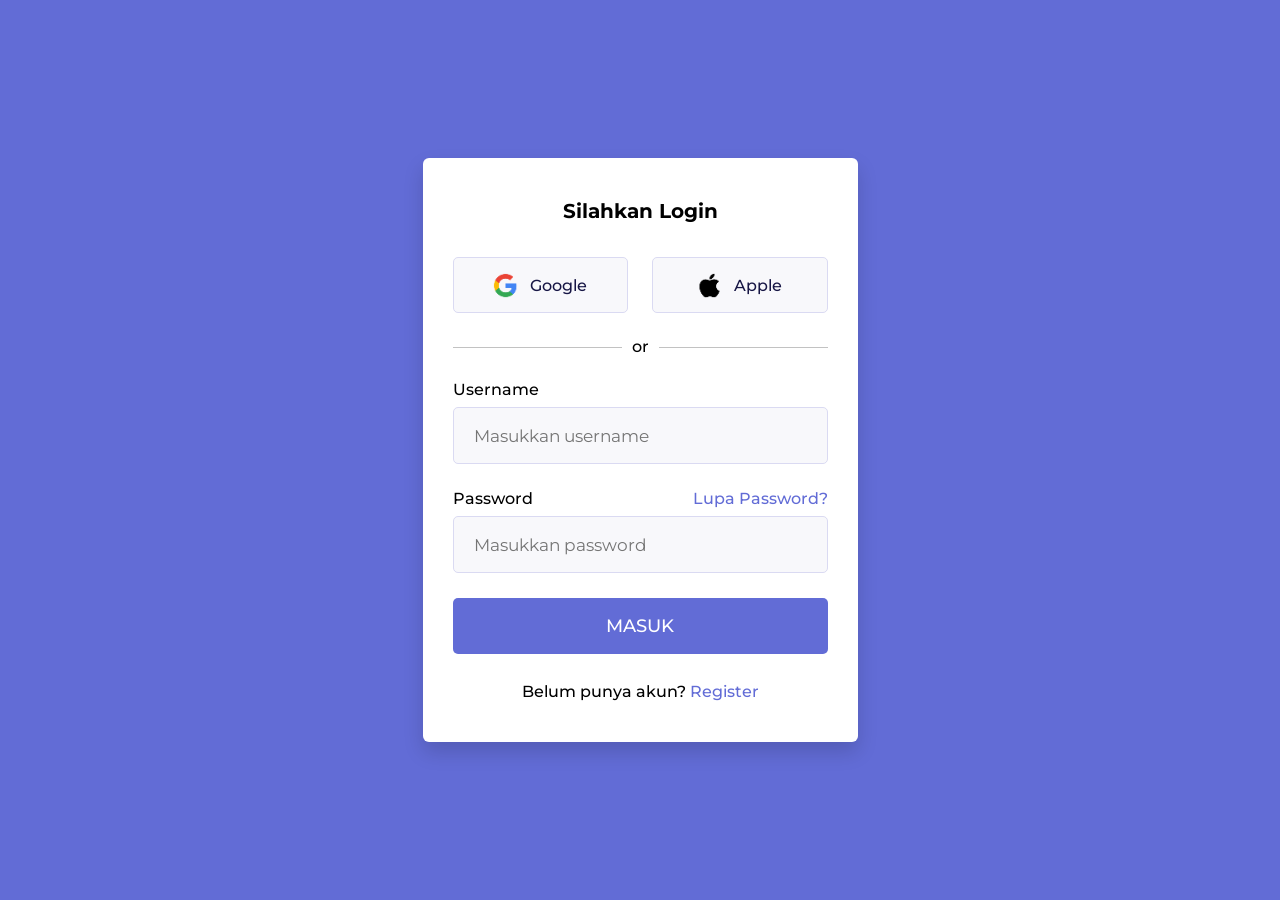
<file: login/index.html>
<!DOCTYPE html>
<!-- Source Codes By CodingNepal - www.codingnepalweb.com -->
<html lang="en">
<head>
  <meta charset="UTF-8" />
  <meta name="viewport" content="width=device-width, initial-scale=1.0" />
  <title>Login Form in HTML and CSS | CodingNepal</title>
  <link rel="stylesheet" href="style.css" />
</head>
<body>
  <div class="login_form">
    <!-- Login form container -->
    <form id="loginForm" action="#">
      <h3>Silahkan Login</h3>

      <div class="login_option">
        <!-- Google button -->
        <div class="option">
          <a href="#">
            <img src="logos/google.png" alt="Google" />
            <span>Google</span>
          </a>
        </div>

        <!-- Apple button -->
        <div class="option">
          <a href="#">
            <img src="logos/apple.png" alt="Apple" />
            <span>Apple</span>
          </a>
        </div>
      </div>

      <!-- Login option separator -->
      <p class="separator">
        <span>or</span>
      </p>

      <!-- Email input box -->
      <div class="input_box">
        <label for="username">Username</label>
        <input type="username" id="username" placeholder="Masukkan username" required />
      </div>

      <!-- Paswwrod input box -->
      <div class="input_box">
        <div class="password_title">
          <label for="password">Password</label>
          <a href="#">Lupa Password?</a>
        </div>

        <input type="password" id="password" placeholder="Masukkan password" required />
      </div>

       <!-- Login button -->
      <button type="submit">Masuk</button>

      <p class="sign_up">Belum punya akun? <a href="register.html">Register</a></p>
    </form>
  </div>
    <div id="alertBox" class="alert" style="display:none;"></div>
  
<script src="js/login.js"></script>
</body>
</html>
</file>
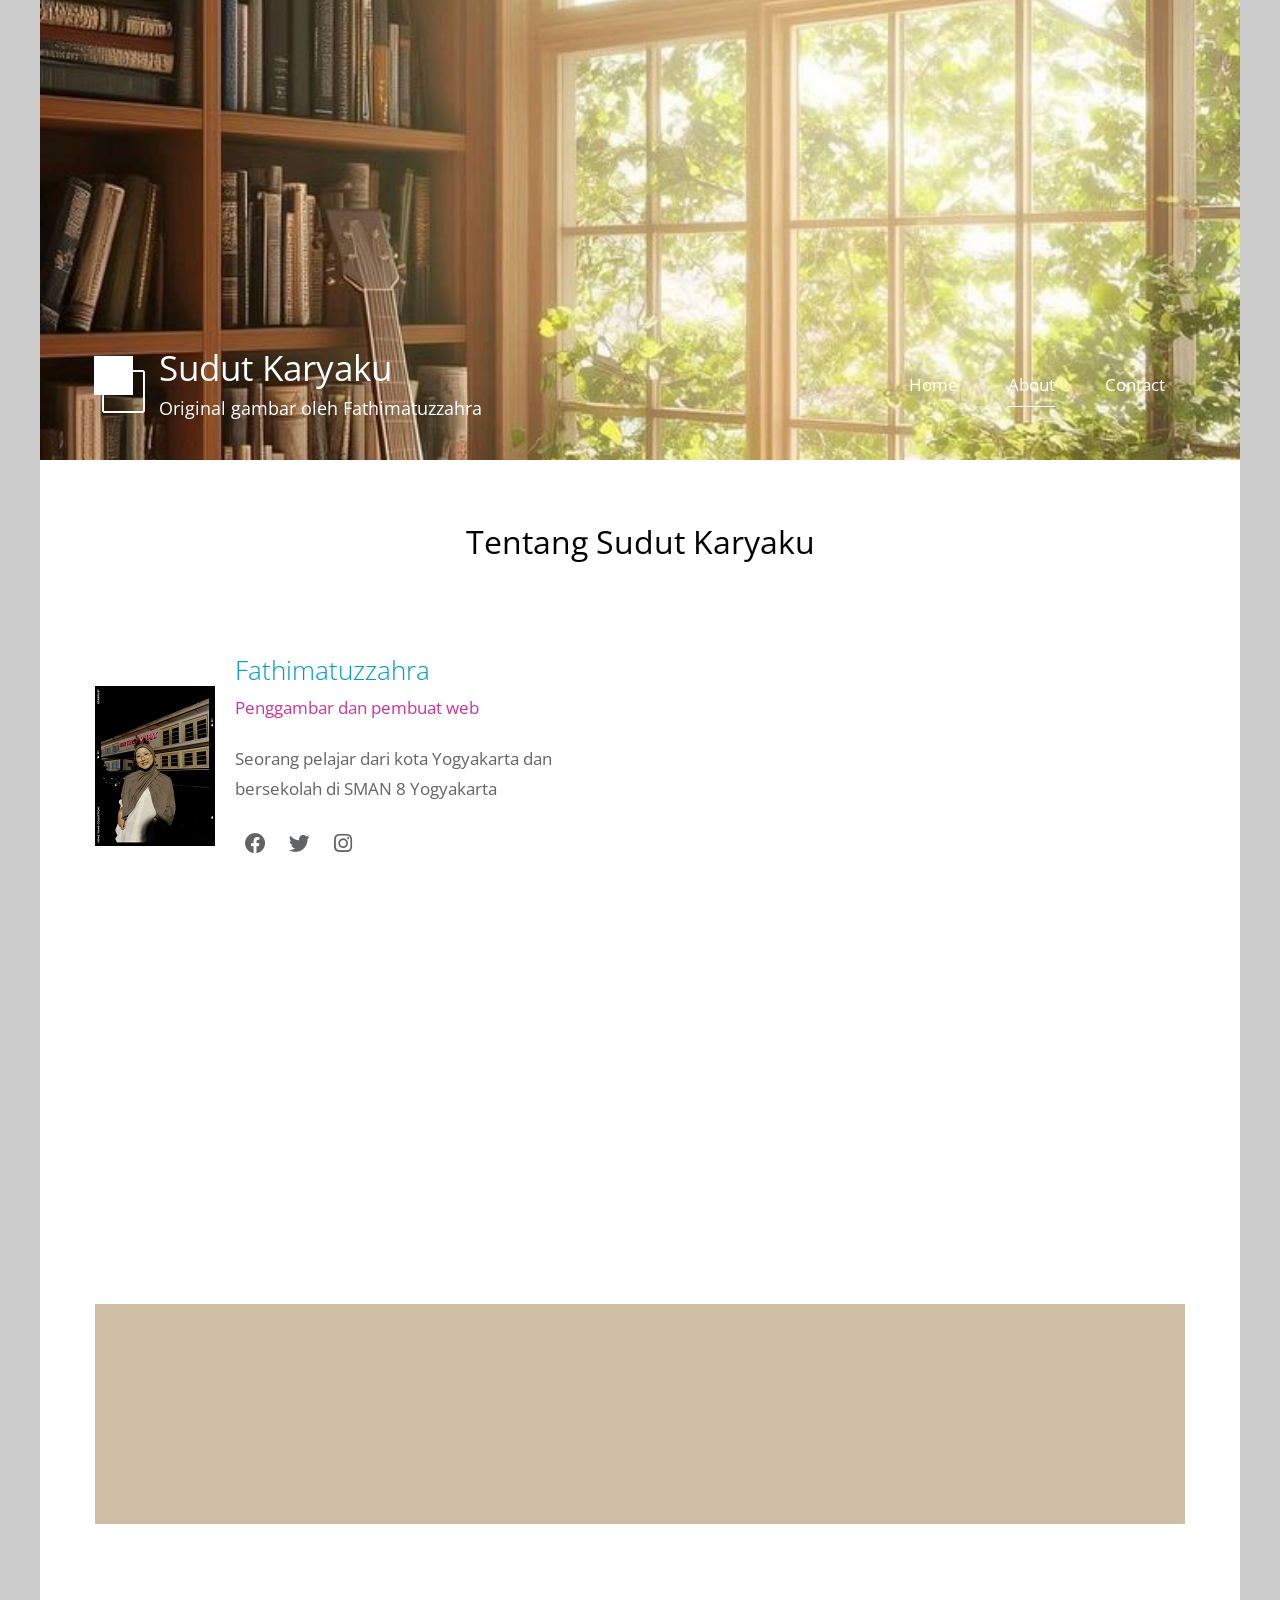
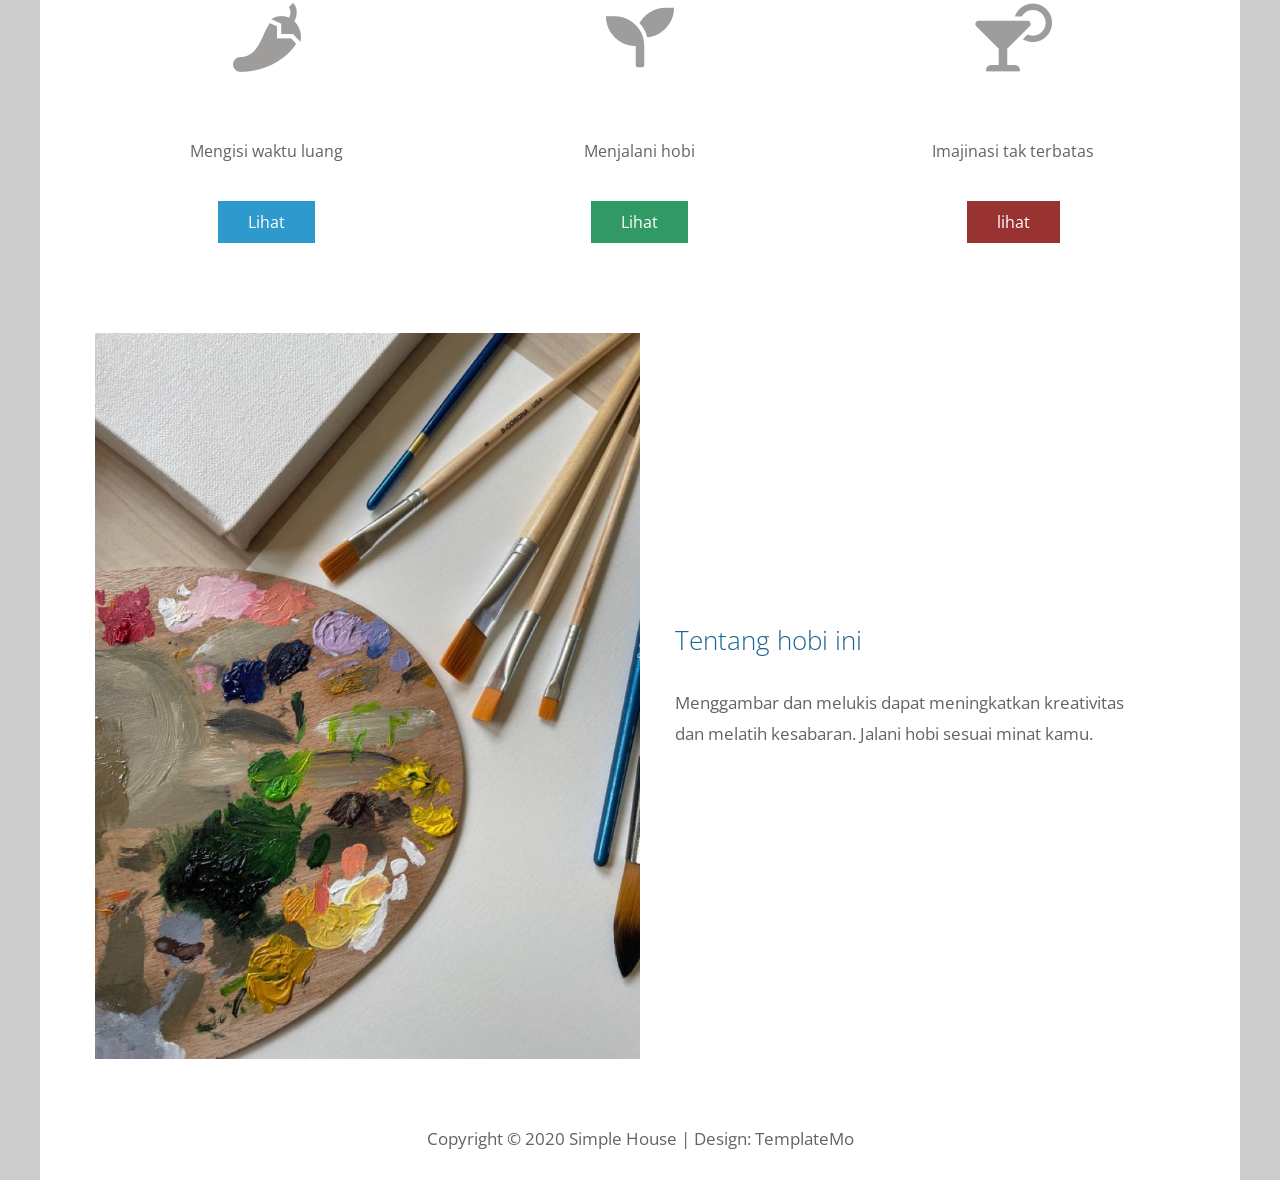
<file: about.html>
<!DOCTYPE html>
<html>

<head>
	<meta charset="UTF-8" />
    <meta name="viewport" content="width=device-width, initial-scale=1.0" />
    <meta http-equiv="X-UA-Compatible" content="ie=edge" />
    <title>Sudut Karyaku - About Page</title>
    <link href="https://fonts.googleapis.com/css?family=Open+Sans:300,400" rel="stylesheet" />
    <link href="css/all.min.css" rel="stylesheet" />
	<link href="css/templatemo-style.css" rel="stylesheet" />
</head>
<!--

Simple House

https://templatemo.com/tm-539-simple-house

-->
<body> 

	<div class="container">
	<!-- Top box -->
		<!-- Logo & Site Name -->
		<div class="placeholder">
			<div class="parallax-window" data-parallax="scroll" data-image-src="img/simple-house-01.jpg">
				<div class="tm-header">
					<div class="row tm-header-inner">
						<div class="col-md-6 col-12">
							<img src="img/simple-house-logo.png" alt="Logo" class="tm-site-logo" /> 
							<div class="tm-site-text-box">
								<h1 class="tm-site-title">Sudut Karyaku</h1>
								<h6 class="tm-site-description">Original gambar oleh Fathimatuzzahra</h6>	
							</div>
						</div>
						<nav class="col-md-6 col-12 tm-nav">
							<ul class="tm-nav-ul">
								<li class="tm-nav-li"><a href="index.html" class="tm-nav-link">Home</a></li>
								<li class="tm-nav-li"><a href="about.html" class="tm-nav-link active">About</a></li>
								<li class="tm-nav-li"><a href="contact.html" class="tm-nav-link">Contact</a></li>
							</ul>
						</nav>	
					</div>
				</div>
			</div>
		</div>

		<main>
			<header class="row tm-welcome-section">
				<h2 class="col-12 text-center tm-section-title">Tentang Sudut Karyaku</h2>
				<p class="col-12 text-center"></p>
			</header>

			<div class="tm-container-inner tm-persons">
				<div class="row">
					<article class="col-lg-6">
						<figure class="tm-person">
							<img src="img/about-01.jpg" alt="Image" class="img-fluid tm-person-img" />
							<figcaption class="tm-person-description">
								<h4 class="tm-person-name">Fathimatuzzahra</h4>
								<p class="tm-person-title">Penggambar dan pembuat web</p>
								<p class="tm-person-about">Seorang pelajar dari kota Yogyakarta dan bersekolah di SMAN 8 Yogyakarta</p>
								<div>
									<a href="https://fb.com" class="tm-social-link"><i class="fab fa-facebook tm-social-icon"></i></a>
									<a href="https://twitter.com" class="tm-social-link"><i class="fab fa-twitter tm-social-icon"></i></a>
									<a href="https://instagram.com" class="tm-social-link"><i class="fab fa-instagram tm-social-icon"></i></a>
								</div>
							</figcaption>
						</figure>
					</article>
					<article class="col-lg-6">
						<figure class="tm-person">
							<iframe width="873" height="491" src="https://www.youtube.com/embed/M3k96FFKI7Y" title="Tutorial Menggambar Wajah Potrait" frameborder="0" allow="accelerometer; autoplay; clipboard-write; encrypted-media; gyroscope; picture-in-picture; web-share" referrerpolicy="strict-origin-when-cross-origin" allowfullscreen></iframe>
							<figcaption class="tm-person-description">
								<h4 class="tm-person-name"></h4>
								<p class="tm-person-title"></p>
								<p class="tm-person-about"></p>
								<div>
									<a href=></i></a>
									<a href=></i></a>
								</div>
							</figcaption>
						</figure>
					</article>
					<article class="col-lg-6">
						<figure class="tm-person">
							
							<figcaption class="tm-person-description">
								<h4 class="tm-person-name"></h4>
								<p class="tm-person-title"></p>
								<p class="tm-person-about"></p>
								<div>
									<a href=></i></a>
									<a href=></i></a>
								</div>
							</figcaption>
						</figure>
					</article>
					<article class="col-lg-6">
						<figure class="tm-person">
							
							<figcaption class="tm-person-description">
								<h4 class="tm-person-name"></h4>
								<p class="tm-person-title"></p>
								<p class="tm-person-about"></p>
								<div>
									<a href=></i></a>
									<a href=></i></a>
									<a href=></i></a>
									<a href=></i></a>
								</div>
							</figcaption>
						</figure>
					</article>
				</div>
			</div>
			<div class="tm-container-inner tm-featured-image">
				<div class="row">
					<div class="col-12">
						<div class="placeholder-2">
							<div class="parallax-window-2" data-parallax="scroll" data-image-src="img/about-05.jpg"></div>		
						</div>
					</div>
				</div>
			</div>
			<div class="tm-container-inner tm-features">
				<div class="row">
					<div class="col-lg-4">
						<div class="tm-feature">
							<i class="fas fa-4x fa-pepper-hot tm-feature-icon"></i>
							<p class="tm-feature-description"> Mengisi waktu luang</p>
							<a href="index.html" class="tm-btn tm-btn-primary">Lihat</a>
						</div>
					</div>
					<div class="col-lg-4">
						<div class="tm-feature">
							<i class="fas fa-4x fa-seedling tm-feature-icon"></i>
							<p class="tm-feature-description">Menjalani hobi</p>
							<a href="index.html" class="tm-btn tm-btn-success">Lihat</a>
						</div>
					</div>
					<div class="col-lg-4">
						<div class="tm-feature">
							<i class="fas fa-4x fa-cocktail tm-feature-icon"></i>
							<p class="tm-feature-description">Imajinasi tak terbatas</p>
							<a href="index.html" class="tm-btn tm-btn-danger">lihat</a>
						</div>
					</div>
				</div>
			</div>
			<div class="tm-container-inner tm-history">
				<div class="row">
					<div class="col-12">
						<div class="tm-history-inner">
							<img src="img/about-06.jpg" alt="Image" class="img-fluid tm-history-img" />
							<div class="tm-history-text"> 
								<h4 class="tm-history-title">Tentang hobi ini</h4>
								<p class="tm-mb-p">Menggambar dan melukis dapat meningkatkan kreativitas dan melatih kesabaran. Jalani hobi sesuai minat kamu.</p>
								
							</div>
						</div>	
					</div>
				</div>
			</div>
		</main>

		<footer class="tm-footer text-center">
			<p>Copyright &copy; 2020 Simple House 
            
            | Design: <a rel="nofollow" href="https://templatemo.com">TemplateMo</a></p>
		</footer>
	</div>
	<script src="js/jquery.min.js"></script>
	<script src="js/parallax.min.js"></script>
</body>
</html>
</file>
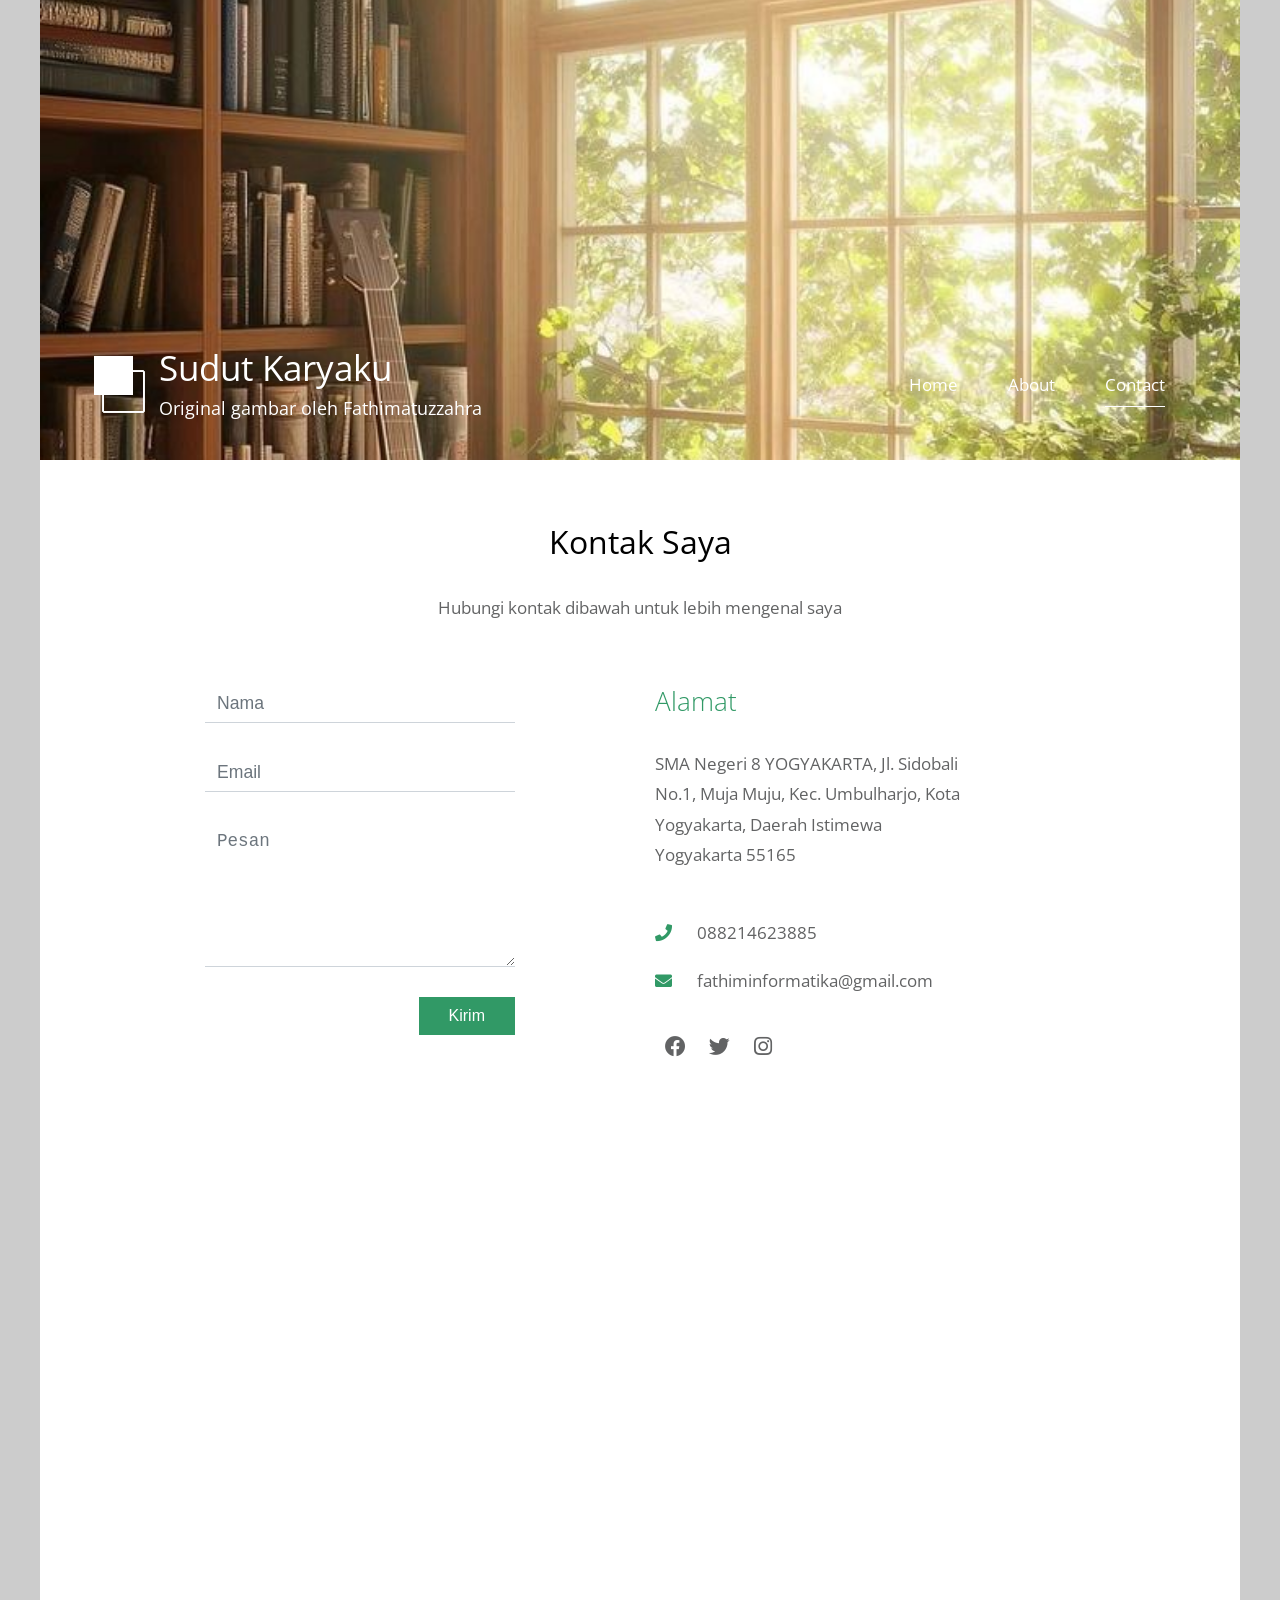
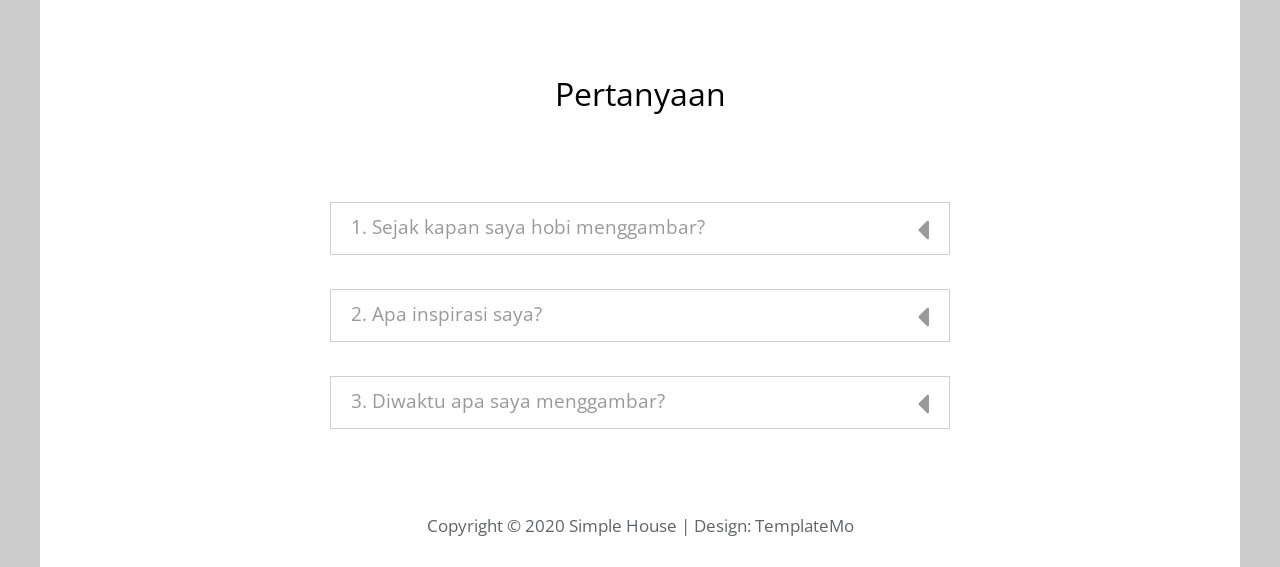
<file: contact.html>
<!DOCTYPE html>
<html>

<head>
	<meta charset="UTF-8" />
    <meta name="viewport" content="width=device-width, initial-scale=1.0" />
    <meta http-equiv="X-UA-Compatible" content="ie=edge" />
    <title>Sudut Karyaku - Contact Page</title>
    <link href="https://fonts.googleapis.com/css?family=Open+Sans:300,400" rel="stylesheet" />
    <link href="css/all.min.css" rel="stylesheet" />
	<link href="css/templatemo-style.css" rel="stylesheet" />
</head>
<!--

Simple House

https://templatemo.com/tm-539-simple-house

-->
<body> 

	<div class="container">
	<!-- Top box -->
		<!-- Logo & Site Name -->
		<div class="placeholder">
			<div class="parallax-window" data-parallax="scroll" data-image-src="img/simple-house-01.jpg">
				<div class="tm-header">
					<div class="row tm-header-inner">
						<div class="col-md-6 col-12">
							<img src="img/simple-house-logo.png" alt="Logo" class="tm-site-logo" /> 
							<div class="tm-site-text-box">
								<h1 class="tm-site-title">Sudut Karyaku</h1>
								<h6 class="tm-site-description">Original gambar oleh Fathimatuzzahra</h6>	
							</div>
						</div>
						<nav class="col-md-6 col-12 tm-nav">
							<ul class="tm-nav-ul">
								<li class="tm-nav-li"><a href="index.html" class="tm-nav-link">Home</a></li>
								<li class="tm-nav-li"><a href="about.html" class="tm-nav-link">About</a></li>
								<li class="tm-nav-li"><a href="contact.html" class="tm-nav-link active">Contact</a></li>
							</ul>
						</nav>	
					</div>
				</div>
			</div>
		</div>

		<main>
			<header class="row tm-welcome-section">
				<h2 class="col-12 text-center tm-section-title">Kontak Saya</h2>
				<p class="col-12 text-center">Hubungi kontak dibawah untuk lebih mengenal saya</p>
			</header>

			<div class="tm-container-inner-2 tm-contact-section">
				<div class="row">
					<div class="col-md-6">
						<form action="" method="POST" class="tm-contact-form">
					        <div class="form-group">
					          <input type="text" name="name" class="form-control" placeholder="Nama" required="" />
					        </div>
					        
					        <div class="form-group">
					          <input type="email" name="email" class="form-control" placeholder="Email" required="" />
					        </div>
				
					        <div class="form-group">
					          <textarea rows="5" name="message" class="form-control" placeholder="Pesan" required=""></textarea>
					        </div>
					
					        <div class="form-group tm-d-flex">
					          <button type="submit" class="tm-btn tm-btn-success tm-btn-right">
					            Kirim
					          </button>
					        </div>
						</form>
					</div>
					<div class="col-md-6">
						<div class="tm-address-box">
							<h4 class="tm-info-title tm-text-success">Alamat</h4>
							<address>
								SMA Negeri 8 YOGYAKARTA, Jl. Sidobali No.1, Muja Muju, Kec. Umbulharjo, Kota Yogyakarta, Daerah Istimewa Yogyakarta 55165
							</address>
							<a href="tel:080-090-0110" class="tm-contact-link">
								<i class="fas fa-phone tm-contact-icon"></i>088214623885
							</a>
							<a href="mailto:info@company.co" class="tm-contact-link">
								<i class="fas fa-envelope tm-contact-icon"></i>fathiminformatika@gmail.com
							</a>
							<div class="tm-contact-social">
								<a href="https://fb.com/templatemo" class="tm-social-link"><i class="fab fa-facebook tm-social-icon"></i></a>
								<a href="#" class="tm-social-link"><i class="fab fa-twitter tm-social-icon"></i></a>
								<a href="#" class="tm-social-link"><i class="fab fa-instagram tm-social-icon"></i></a>
							</div>
						</div>
					</div>
				</div>
			</div>
            
<!-- How to change your own map point
	1. Go to Google Maps
	2. Click on your location point
	3. Click "Share" and choose "Embed map" tab
	4. Copy only URL and paste it within the src="" field below
-->
			<div class="tm-container-inner-2 tm-map-section">
				<div class="row">
					<div class="col-12">
						<div class="tm-map">
							<iframe src="https://www.google.com/maps/embed?pb=!1m18!1m12!1m3!1d3952.8996319272687!2d110.39281007500517!3d-7.80044999221977!2m3!1f0!2f0!3f0!3m2!1i1024!2i768!4f13.1!3m3!1m2!1s0x2e7a57669d43fe55%3A0x75fae1bb400d4da5!2sSMA%20Negeri%208%20Yogyakarta!5e0!3m2!1sid!2sid!4v1780831816559!5m2!1sid!2sid" width="600" height="450" style="border:0;" allowfullscreen="" loading="lazy" referrerpolicy="no-referrer-when-downgrade"></iframe>
						</div>
					</div>
				</div>
			</div>
			<div class="tm-container-inner-2 tm-info-section">
				<div class="row">
					<!-- FAQ -->
					<div class="col-12 tm-faq">
						<h2 class="text-center tm-section-title">Pertanyaan</h2>
						<p class="text-center"></p>
						<div class="tm-accordion">
							<button class="accordion">1. Sejak kapan saya hobi menggambar?</button>
							<div class="panel">
							  <p> Sejak kecil. Tapi saya baru benar benar belajar menggambar dengan benar sejak kelas 1 SMP di ekstrakulikuler seni rupa</p>
							</div>
							
							<button class="accordion">2. Apa inspirasi saya?</button>
							<div class="panel">
							  <p>Inspirasi saya dapat dari berbagai konten kreator youtube maupun instagram seperti rizkyamom dan oo2in</p>
							</div>
							
							<button class="accordion">3. Diwaktu apa saya menggambar?</button>
							<div class="panel">
							  <p>Sesuka hati</p>
								
							</div>
						</div>	
					</div>
				</div>
			</div>
		</main>

		<footer class="tm-footer text-center">
			<p>Copyright &copy; 2020 Simple House 
            
            | Design: <a rel="nofollow" href="https://templatemo.com">TemplateMo</a></p>
		</footer>
	</div>
	<script src="js/jquery.min.js"></script>
	<script src="js/parallax.min.js"></script>
	<script>
		$(document).ready(function(){
			var acc = document.getElementsByClassName("accordion");
			var i;
			
			for (i = 0; i < acc.length; i++) {
			  acc[i].addEventListener("click", function() {
			    this.classList.toggle("active");
			    var panel = this.nextElementSibling;
			    if (panel.style.maxHeight) {
			      panel.style.maxHeight = null;
			    } else {
			      panel.style.maxHeight = panel.scrollHeight + "px";
			    }
			  });
			}	
		});
	</script>
</body>
</html>
</file>
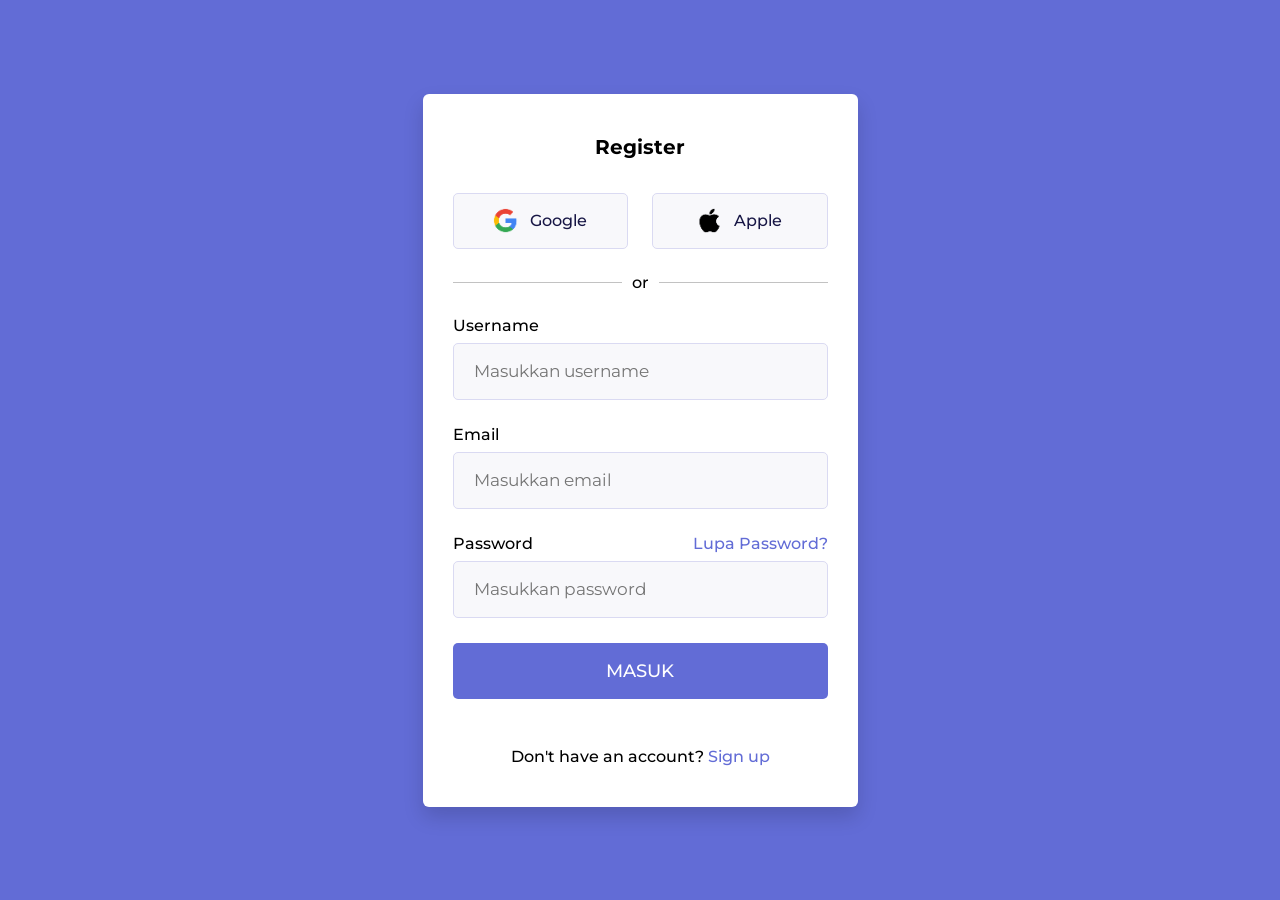
<file: login/register.html>
<!DOCTYPE html>
<!-- Source Codes By CodingNepal - www.codingnepalweb.com -->
<html lang="en">
<head>
  <meta charset="UTF-8" />
  <meta name="viewport" content="width=device-width, initial-scale=1.0" />
  <title>Login Form in HTML and CSS | CodingNepal</title>
  <link rel="stylesheet" href="style.css" />
</head>
<body>
  <div class="login_form">
    <!-- Login form container -->
    <form id="registerForm" action="#">
      <h3>Register</h3>

      <div class="login_option">
        <!-- Google button -->
        <div class="option">
          <a href="#">
            <img src="logos/google.png" alt="Google" />
            <span>Google</span>
          </a>
        </div>

        <!-- Apple button -->
        <div class="option">
          <a href="#">
            <img src="logos/apple.png" alt="Apple" />
            <span>Apple</span>
          </a>
        </div>
      </div>

      <!-- Login option separator -->
      <p class="separator">
        <span>or</span>
      </p>

      <!-- Email input box -->
      <div class="input_box">
        <label for="username">Username</label>
        <input type="username" id="username" placeholder="Masukkan username" required />
      </div>

      <div class="input_box">
        <label for="email">Email</label>
        <input type="email" id="email" placeholder="Masukkan email" required />
      </div>

      <!-- Paswwrod input box -->
      <div class="input_box">
        <div class="password_title">
          <label for="password">Password</label>
          <a href="#">Lupa Password?</a>
        </div>

        <input type="password" id="password" placeholder="Masukkan password" required />
      </div>

       <!-- Login button -->
      <button type="submit">Masuk</button>
      
      <p id="message"></p>
      
      <p class="sign_up">Don't have an account? <a href="#">Sign up</a></p>
    </form>
  </div>
    <div id="alertBox" class="alert" style="display:none;"></div>
  
<script src="js/register.js"></script>
</body>
</html>
</file>
<file: login/style.css>
/* Google Fonts Link */
@import url('https://fonts.googleapis.com/css2?family=Montserrat:ital,wght@0,100..900;1,100..900&display=swap');

/* Resetting default styling and setting font-family */
* {
    margin: 0;
    padding: 0;
    box-sizing: border-box;
    font-family: "Montserrat", sans-serif;
}

body {
    width: 100%;
    min-height: 100vh;
    padding: 0 10px;
    display: flex;
    background: #626cd6;
    justify-content: center;
    align-items: center;
}

/* Login form styling */
.login_form {
    width: 100%;
    max-width: 435px;
    background: #fff;
    border-radius: 6px;
    padding: 41px 30px;
    box-shadow: 0 10px 20px rgba(0, 0, 0, 0.15);
}

.login_form h3 {
    font-size: 20px;
    text-align: center;
}

/* Google & Apple button styling */

.login_form .login_option {
    display: flex;
    width: 100%;
    justify-content: space-between;
    align-items: center;
}

.login_form .login_option .option {
    width: calc(100% / 2 - 12px);
}

.login_form .login_option .option a {
    height: 56px;
    display: flex;
    justify-content: center;
    align-items: center;
    gap: 12px;
    background: #F8F8FB;
    border: 1px solid #DADAF2;
    border-radius: 5px;
    margin: 34px 0 24px 0;
    text-decoration: none;
    color: #171645;
    font-weight: 500;
    transition: 0.2s ease;
}

.login_form .login_option .option a:hover {
    background: #ededf5;
    border-color: #626cd6;
}

.login_form .login_option .option a img {
    max-width: 25px;
}

.login_form p {
    text-align: center;
    font-weight: 500;
}

.login_form .separator {
    position: relative;
    margin-bottom: 24px;
}

/* Login option separator styling */
.login_form .separator span {
    background: #fff;
    z-index: 1;
    padding: 0 10px;
    position: relative;
}

.login_form .separator::after {
    content: '';
    position: absolute;
    width: 100%;
    top: 50%;
    left: 0;
    height: 1px;
    background: #C2C2C2;
    display: block;
}

form .input_box label {
    display: block;
    font-weight: 500;
    margin-bottom: 8px;
}

/* Input field styling */
form .input_box input {
    width: 100%;
    height: 57px;
    border: 1px solid #DADAF2;
    border-radius: 5px;
    outline: none;
    background: #F8F8FB;
    font-size: 17px;
    padding: 0px 20px;
    margin-bottom: 25px;
    transition: 0.2s ease;
}

form .input_box input:focus {
    border-color: #626cd6;
}

form .input_box .password_title {
    display: flex;
    justify-content: space-between;
    text-align: center;
}

form .input_box {
    position: relative;
}

a {
    text-decoration: none;
    color: #626cd6;
    font-weight: 500;
}

a:hover {
    text-decoration: underline;
}

/* Login button styling */
form button {
    width: 100%;
    height: 56px;
    border-radius: 5px;
    border: none;
    outline: none;
    background: #626CD6;
    color: #fff;
    font-size: 18px;
    font-weight: 500;
    text-transform: uppercase;
    cursor: pointer;
    margin-bottom: 28px;
    transition: 0.3s ease;
}

form button:hover {
    background: #4954d0;
}

.alret{
    background:#e44e4e
    color: white;
    padding: 10px;
    text-align: center;
    border:1px solid #b32929;
}

#message{
    background:#ff4e4e
    color: white;
    text-align: center;
    margin-top: 20px;
}

#alretbox{
    position: fixed;
    top: 20px;
    left: 20%;
    transform: translatex(-50%);
    z-index: 999;
}
</file>
<file: css/templatemo-style.css>
/*

Simple House

https://templatemo.com/tm-539-simple-house

*/

ul, nav, body, h1, h2, h4, h6, p, figure {
  margin: 0;
  padding: 0;
}

a, button { transition: all 0.3s ease; }

/* Bootstrap grid system  */

html {
  box-sizing: border-box;
  -ms-overflow-style: scrollbar;
}

*,
*::before,
*::after {
  box-sizing: inherit;
}

.container {
  width: 100%;
  max-width: 1200px;
  margin-right: auto;
  margin-left: auto;
}

.tm-container-inner,
.tm-container-inner-2 {
  padding-left: 15px;
  padding-right: 15px;
}

.row {
  display: -ms-flexbox;
  display: flex;
  -ms-flex-wrap: wrap;
  flex-wrap: wrap;
  margin-left: -15px;
  margin-right: -15px;
}

.col-lg-3,
.col-lg-4,
.col-lg-6,
.col-md-4,
.col-md-6,
.col-sm-6, 
.col-12 {
  position: relative;
  width: 100%;
  padding-right: 15px;
  padding-left: 15px;
}

.col-12 {
  -ms-flex: 0 0 100%;
  flex: 0 0 100%;
  max-width: 100%;
}

@media (min-width: 576px) {
  .col-sm-6 {
    -ms-flex: 0 0 50%;
    flex: 0 0 50%;
    max-width: 50%;
  }
}

@media (min-width: 768px) {
  .col-md-4 {
    -ms-flex: 0 0 33.333333%;
    flex: 0 0 33.333333%;
    max-width: 33.333333%;
  }
  
  .col-md-6 {
    -ms-flex: 0 0 50%;
    flex: 0 0 50%;
    max-width: 50%;
  }
}

@media (min-width: 992px) {
  .col-lg-3 {
    -ms-flex: 0 0 25%;
    flex: 0 0 25%;
    max-width: 25%;
  }
  
  .col-lg-4 {
    -ms-flex: 0 0 33.333333%;
    flex: 0 0 33.333333%;
    max-width: 33.333333%;
  }
  
  .col-lg-6 {
    -ms-flex: 0 0 50%;
    flex: 0 0 50%;
    max-width: 50%;
  }
}

/*
  primary: #2D99CC
  success: #319966
  danger: #993332
*/

.tm-btn {
  display: inline-block;
  font-size: 1rem;
  width: auto;
  padding: 10px 30px;
  text-decoration: none;
  cursor: pointer;
  border: 0;
}

.tm-btn-default {
  border: 1px solid #ccc;
  background-color: transparent;
  color: #626364;
}

.tm-btn-default:hover,
.tm-btn-default:focus {
  color: white;
  background-color: #98999A;
}

.tm-btn-primary {
  background-color: #2D99CC;
  color: white;
}

.tm-btn-primary:hover,
.tm-btn-primary:focus {
  background-color: #1b6f96;
}

.tm-btn-success {
  background-color: #319966;
  color: white;
}

.tm-btn-success:hover,
.tm-btn-success:focus {
  background-color: #1d6e46;
}

.tm-btn-danger {
  background-color: #993332;
  color: white;
}

.tm-btn-danger:hover,
.tm-btn-danger:focus {
  background-color: #752423;
}

.tm-mb-45 {
  margin-bottom: 45px;
}

.tm-mb-p {
    margin-bottom: 20px;
}

.tm-text-success {
  color: #319966;
}

.text-center {
  text-align: center;
}

.hidden {
  display: none !important;
}

.img-fluid {
  max-width: 100%;
  height: auto;
}

body {
  font-family: 'Open Sans', Arial, sans-serif;
  font-size: 17px;
  background-color: #ccc;
  overflow-x: hidden;
}

.container {
  background-color: white;
}

p, address {
  color: #626364;
  line-height: 1.8;
}

/* Set width and height in JS */
.placeholder {
  width: 100%;
  min-height: 460px;
  background-color: #556E5B;
}

.placeholder-2 {
  width: 100%;
  min-height: 220px;
  background-color: #CFBEA5;
  position: relative;
  z-index: 998;
}

.parallax-window {
  min-height: 460px;
  background: transparent;
  position: relative;
}

.parallax-window-2 {
  min-height: 220px;
  width: 100%;
  margin-left: auto;
  margin-right: auto;
  background: transparent;
  position: relative;
}

.parallax-mirror {
  z-index: 999 !important;
}

.tm-header {
  position: absolute;
  bottom: 0;
  left: 0;
  width: 100%;
  color: white;
  z-index: 1000;
}

.tm-header-inner {
  padding: 40px 50px;
}

@media (max-width: 991px) {
  .tm-header-inner {
    padding: 30px 15px;
  }
}

.tm-site-logo {
  display: inline-block;
  margin-right: 5px;
}

.tm-site-text-box {
  display: inline-block;
}

.tm-site-title {
  font-size: 2.2rem;
  font-weight: 400;
  margin-bottom: 5px;
}

.tm-site-description {
  font-size: 1.1rem;
  font-weight: 400;
}

.tm-nav {
  text-align: right;
  margin-top: 30px;
}

.tm-nav-ul {
  display: flex;
  justify-content: flex-end;
}

.tm-nav-li {
  list-style: none;
  display: block;
  margin-bottom: 0;
  padding-right: 25px;
  padding-left: 25px;
}

@media (max-width: 991px) {
  .tm-nav-li {
    padding-right: 15px;
    padding-left: 15px;
  }
}

.tm-nav-link {
  color: white;
  text-decoration: none;
  padding-bottom: 10px;
}

.tm-nav-link.active,
.tm-nav-link:hover {
  border-bottom: 1px solid white;
}

.tm-welcome-section {
  margin: 60px auto;
  max-width: 655px;
}

.tm-section-title {
  font-size: 2rem;
  font-weight: 400;
  margin-bottom: 30px;
}

.tm-gallery {
  margin-bottom: 80px;
}

.tm-gallery-page {
  max-width: 280px;
  margin-left: auto;
  margin-right: auto;
  display: -ms-flexbox;
  display: flex;
  -ms-flex-wrap: wrap;
  flex-wrap: wrap;
}

.tm-gallery-description {
  font-size: 0.95rem;
}

.tm-section,
.tm-container-inner,
.tm-container-inner-2 {
  margin-left: auto;
  margin-right: auto;
}

/* Small devices (landscape phones, 576px and up) */
@media (min-width: 576px) {
  .tm-gallery-page {
    max-width: 560px;
  }
}

/* Medium devices (tablets, 768px and up) */
@media (min-width: 768px) {
  .tm-gallery-page,
  .tm-section,
  .tm-container-inner,
  .tm-container-inner-2 {
    max-width: 840px;
  }
}

/* Large devices (desktops, 992px and up) */
@media (min-width: 992px) {
  .tm-gallery-page,
  .tm-section {
    max-width: 1120px;
  }
  
  .tm-container-inner {
    max-width: 1120px;
  }
  
  .tm-container-inner-2 {
    max-width: 900px;
  }
}

.tm-gallery-item {
  max-width: 280px;
}

.tm-gallery-img {
  margin-bottom: 20px;
}

.tm-gallery-title {
  font-size: 1.3rem;
  font-weight: 400;
  color: #1A6692;
  margin-bottom: 15px;
}

.tm-gallery-description {
  margin-bottom: 20px;
}

.tm-gallery-price {
  font-size: 1.25rem;
  color: #2F956D;
  margin-bottom: 60px;
}

.tm-paging-links {
  text-align: center;
  margin-bottom: 40px;
}

.tm-paging-item {
  list-style: none;
  display: inline-block;
  border: 1px solid #2F956D;
  margin: 7px;
}

.tm-paging-link {
  padding: 10px 30px;
  display: flex;
  align-items: center;
  justify-content: center;
  text-decoration: none;
  color: #2F956D;
  background-color: transparent;
}

.tm-paging-link.active,
.tm-paging-link:hover {
  background-color: #2F956D;
  color: white;
}

.tm-description-figure {
  text-align: center;  
}

.tm-description-box {
  margin-left: auto;
  margin-right: auto;
}

.tm-description-box {
  padding-left: 0;
  padding-right: 0;
  display: flex;
  flex-direction: column;
  margin-top: 30px;
  max-width: 530px;
}

@media (min-width: 768px) {
  .tm-description-box {
    padding-left: 5px;
    padding-right: 40px;
    margin-top: 0;
  }
}

.tm-right {
  align-self: flex-end;
}

.tm-footer {
  padding: 25px 15px;
  margin-top: 40px;
}

.tm-footer a {
  color: #626364;
  text-decoration: none;
}

.tm-footer a:hover {
  color: #1A6692;
}

/* About */
.tm-persons {
  margin-bottom: 20px;
}

.tm-person {
  display: flex;
  flex-direction: column;
  align-items: center;
  justify-content: center;
  margin-bottom: 60px;
}

@media (min-width: 420px) {
  .tm-person {
    flex-direction: row;
  }
}

.tm-person-description {
  padding-left: 20px;
  padding-right: 20px;
}

.tm-person-name {
  font-size: 1.6rem;
  font-weight: 300;
  color: #09C;
  margin-bottom: 5px;
  margin-top: 15px;
}

@media (min-width: 420px) {
  .tm-person-name {
    margin-top: 0;
  }
}

.tm-person-title {
  color: #C39;
  margin-bottom: 20px;
}

.tm-person-about {
  margin-bottom: 20px;
}

.tm-social-link {
  color: #626364;
  display: inline-block;
  border-radius: 1px;
  background-color: transparent;
  font-size: 1.3rem;
  text-decoration: none;
  width: 40px;
  height: 40px;
  margin-right: 0;
  margin-bottom: 15px;
}

.tm-social-link:hover {
  color: white;
  background-color: #626364;
}

.tm-social-icon {
  display: flex;
  align-items: center;
  justify-content: center;
  width: 100%;
  height: 100%;
}

.tm-feature {
  text-align: center;
  padding: 45px 20px;
}

.tm-feature-icon {
  color: #9f9c9c;
  margin-bottom: 65px;
}

.tm-feature-description {
  margin-bottom: 35px;
  font-size: 1rem;
}

.tm-features {
  margin-top: 35px;
}

.tm-history {
  margin-top: 45px;
}

.tm-history-inner {
  display: flex;
  align-items: center;
  justify-content: center;
  flex-direction: column;
}

.tm-history-img {
  max-width: 100%;
}

@media (min-width: 768px) {
 .tm-history-img {
    max-width: 50%;
  }
  
  .tm-history-inner {
    flex-direction: row;
  }
}

.tm-history-title {
  font-size: 1.6rem;
  font-weight: 300;
  color: #1A6692;
  margin-bottom: 30px;
}

.tm-history-text {
  max-width: 480px;
  margin: 15px auto 0;
}

.tm-history-description {
  margin-bottom: 40px;
}

@media (min-width: 768px) {
 .tm-history-text {
    max-width: auto;
    margin: 0 auto 0 35px;
  } 
}

/* Contact Page */
.tm-contact-form {
  max-width: 100%;
}

@media (min-width: 768px) {
 .tm-contact-form {
    max-width: 310px;
  } 
}

.tm-d-flex {
  display: flex;
  flex-direction: column;
}

.tm-btn-right {
  align-self: flex-end;
}

.form-group {
  margin-bottom: 30px;
}

.form-control {
  display: block;
  width: 100%;
  padding: 0.375rem 0.75rem;
  font-size: 1.1rem;
  font-weight: 400;
  line-height: 1.5;
  color: #626364;
  background-color: #fff;
  background-clip: padding-box;
  border: 1px solid #ced4da;
  border-right: 0;
  border-top: 0;
  border-left: 0;
  border-radius: 0;
  transition: border-color 0.15s ease-in-out, box-shadow 0.15s ease-in-out;
}

.form-control::-ms-expand {
  background-color: transparent;
  border: 0;
}

.form-control:focus {
  color: #495057;
  background-color: #fff;
  border-color: #80bdff;
  outline: 0;
  box-shadow: 0 0 0 0.2rem rgba(0, 123, 255, 0.25);
}

.form-control::-webkit-input-placeholder {
  color: #6c757d;
  opacity: 1;
}

.form-control::-moz-placeholder {
  color: #6c757d;
  opacity: 1;
}

.form-control:-ms-input-placeholder {
  color: #6c757d;
  opacity: 1;
}

.form-control::-ms-input-placeholder {
  color: #6c757d;
  opacity: 1;
}

.form-control::placeholder {
  color: #6c757d;
  opacity: 1;
}

.tm-info-title {
  font-size: 1.6rem;
  font-weight: 300;
  margin-bottom: 30px;
}

address {
  font-style: normal;
  margin-bottom: 50px;
}

.tm-address-box {
  max-width: 100%;
}

@media (min-width: 768px) {
 .tm-address-box {
    max-width: 315px;
  } 
}

.tm-contact-icon {
  display: inline-block;
  margin-right: 25px;
  color: #319966;
}

.tm-contact-link {
  display: inline-block;
  color: #626364;
  margin-bottom: 25px;
  text-decoration: none;
}

.tm-contact-social {
  margin-top: 10px;
}

.tm-map {
  max-width: 900px;
  height: 450px;
  width: 100%;
  margin-left: auto;
  margin-right: auto;
}

.tm-map iframe {
  width: 100%;
  height: 100%;
}

.tm-contact-section {
  padding-bottom: 30px;
}

.tm-map-section {
  padding-top: 40px;
  padding-bottom: 40px;
}

.tm-info-section {
  padding-top: 30px;
}

.tm-faq {
  max-width: 650px;
  margin-left: auto;
  margin-right: auto;
}

.tm-accordion {
  padding-top: 40px;
}

/* https://www.w3schools.com/howto/howto_js_accordion.asp */
/* Style the buttons that are used to open and close the accordion panel */
.accordion {
  font-size: 1.2rem;
  font-family: 'Open Sans', Helevetica, Arial, sans-serif;
  color: #999;
  background-color: transparent;
  border: 1px solid #d0d0d0;
  margin-bottom: 17px;
  margin-top: 17px;
  cursor: pointer;
  padding: 10px 20px 6px;
  width: 100%;
  text-align: left;
  outline: none;
  transition: 0.4s;
}

/* Add a background color to the button if it is clicked on (add the .active class with JS), and when you move the mouse over it (hover) */
.accordion.active, .accordion:hover {
  color: #09C;
}

@keyframes changeIcon {
  0% {
    content: '\f0d9';
  }
  50% {
    color: white;
  }
  100% {
    content: "\f0d7";
  }
}

@keyframes changeIconBack {
  0% {
    content: '\f0d7';
  }
  50% {
    color: white;
  }
  100% {
    content: "\f0d9";
  }
}

.accordion:after {
  font-family: 'Font Awesome 5 Free';
  font-weight: 900;
  animation: changeIconBack 0.3s linear;
  content: '\f0d9';
  font-size: 2rem;
  color: #999;
  float: right;
  margin-left: 5px;
}

.accordion.active:after {
  animation: changeIcon 0.3s linear;
  content: '\f0d7';
}

/* Style the accordion panel. Note: hidden by default */
.panel {
  background-color: white;
  max-height: 0;
  overflow: hidden;
  transition: max-height 0.2s ease-out;
}

.panel p {
  padding: 5px 20px 30px;
}
</file>
